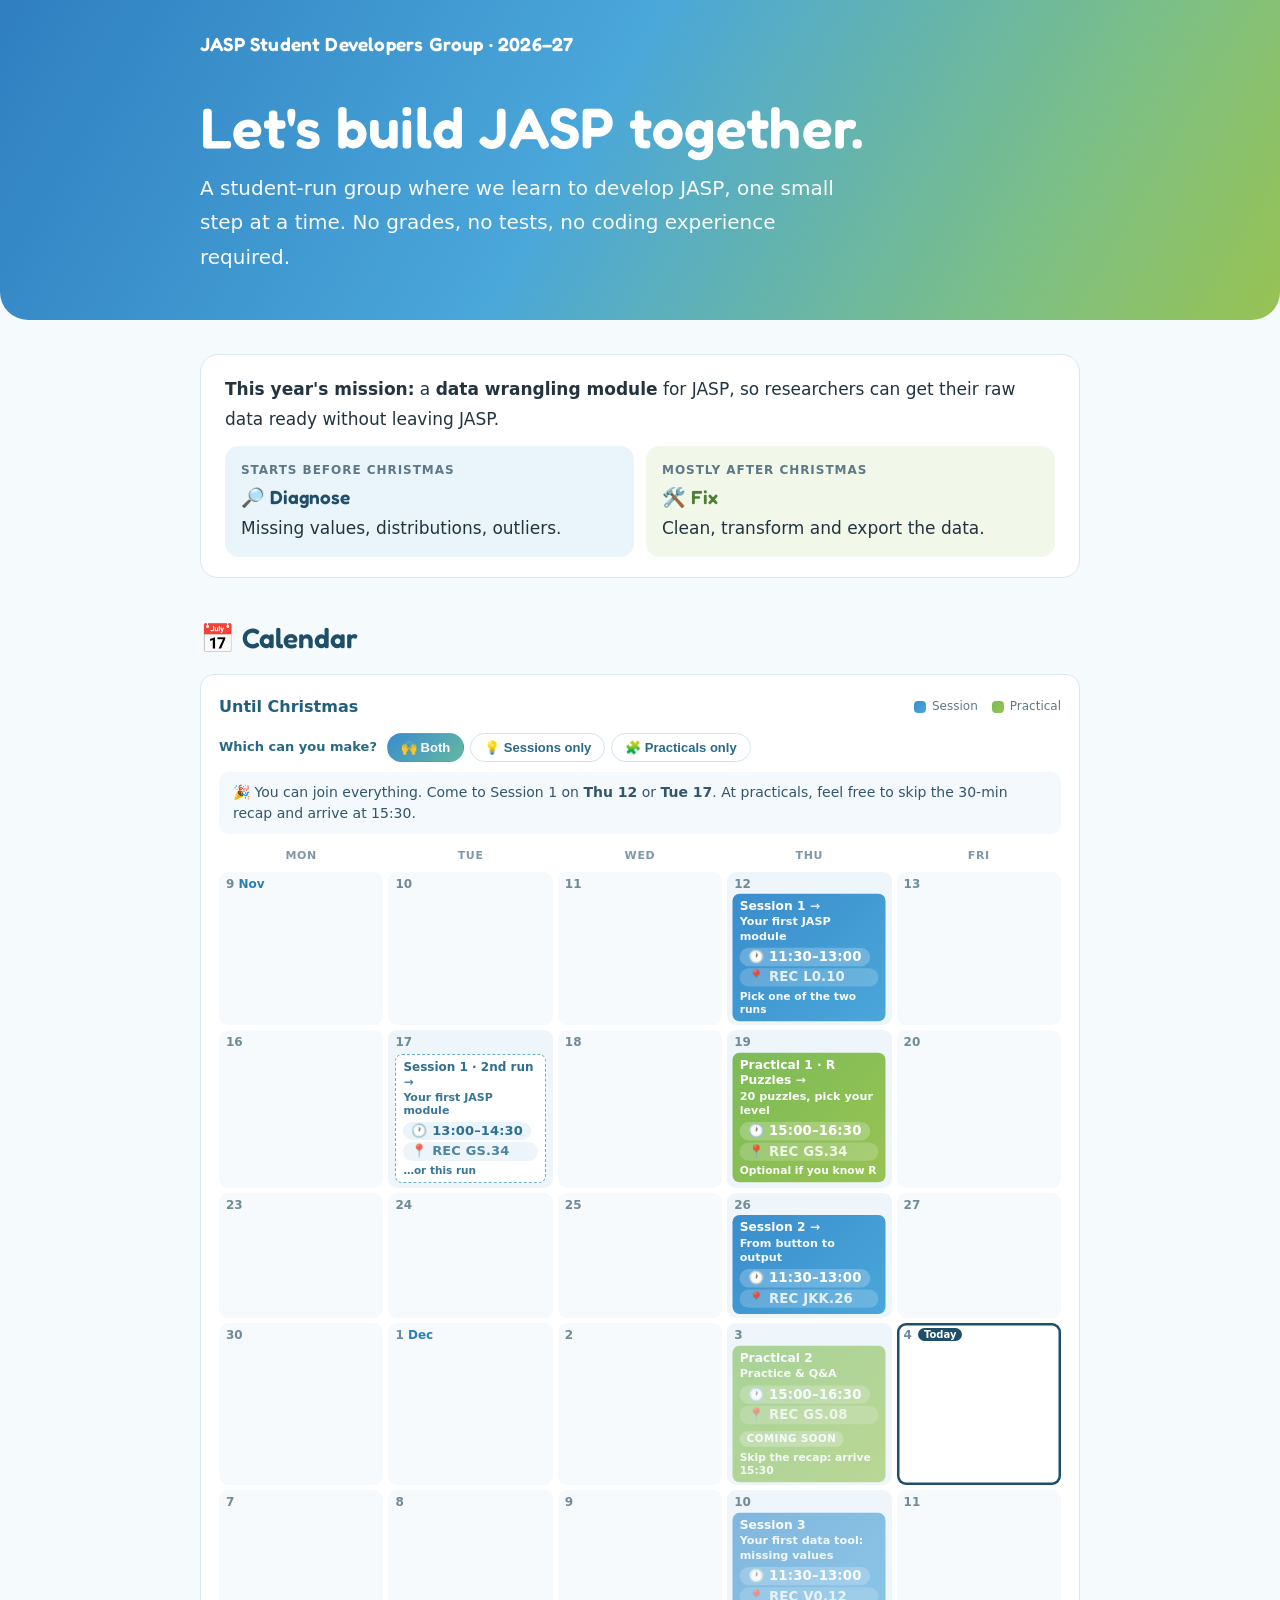
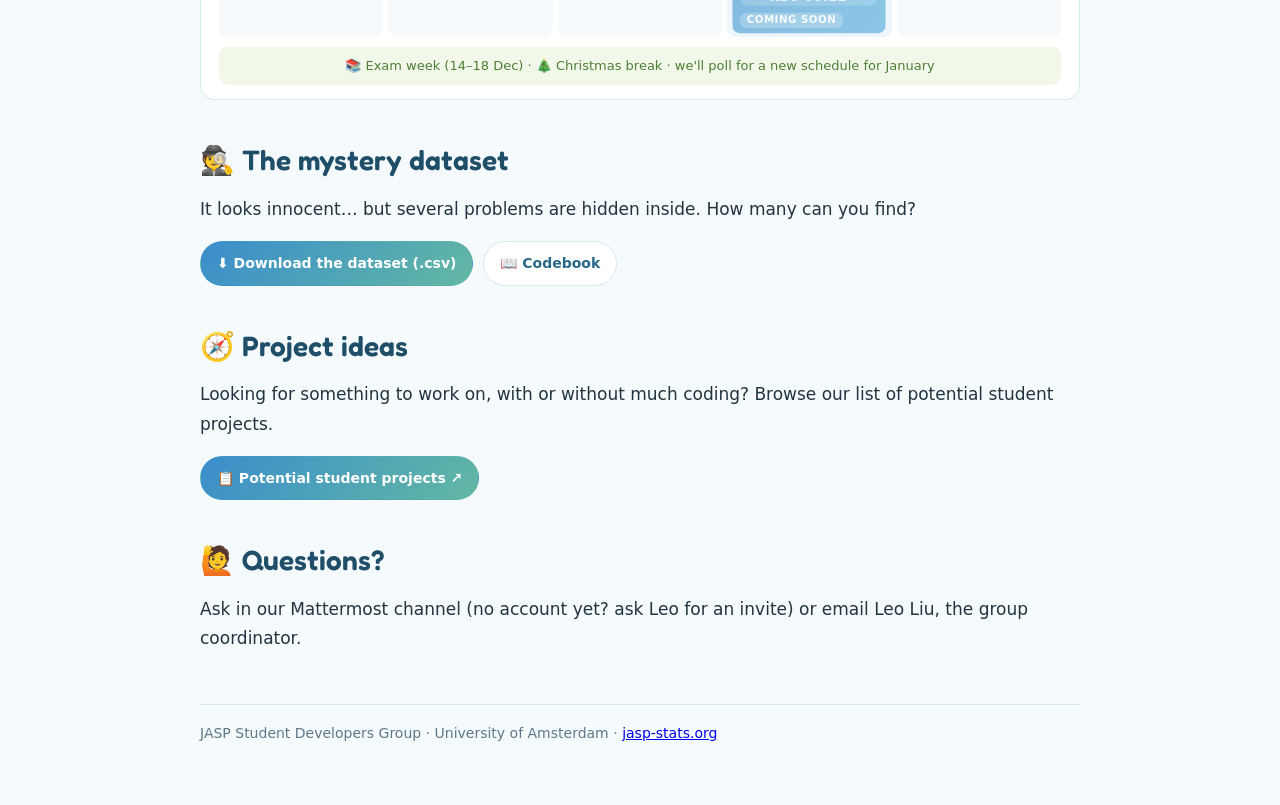
<file: index.html>
<!DOCTYPE html>
<html lang="en">
<head>
<meta charset="utf-8">
<meta name="viewport" content="width=device-width, initial-scale=1">
<title>JASP Student Developers Group 2026–27</title>
<link rel="icon" type="image/svg+xml" href="[data-uri]">
<link rel="icon" type="image/png" sizes="32x32" href="[data-uri]">
<link rel="apple-touch-icon" href="[data-uri]">

<!--
  ✏️ HOW TO EDIT (for Leo)
  - To publish a new session: find its event in the calendar below (search for its title, e.g. "Session 2").
    Change  <div class="cal-ev session is-soon" ... title="Materials coming soon">
    into    <a class="cal-ev session" href="session-02/session-02.html" ...>
    (keep the data-... attributes), delete the <span class="cal-soon">Coming soon</span>,
    and change the closing </div> of that event into </a>.
-->
<style>
@font-face{font-family:"Fredoka";src:url("session-01/fonts/fredoka.woff2") format("woff2");font-weight:300 700;font-display:swap}
:root{--blue:#3a8dcc;--green:#98c353;--deep:#1f4e68;--muted:#5d7988;--line:#d7e9ee;--bg:#f5fafc}
*{box-sizing:border-box}
body{margin:0;background:var(--bg);color:#22343f;font-family:system-ui,-apple-system,"Segoe UI",Arial,sans-serif;font-size:17px;line-height:1.73}
.wrap{max-width:920px;margin:0 auto;padding:0 20px 60px}
header{background:linear-gradient(120deg,#2f7fc0 0%,#4aa7da 45%,#7cbf86 80%,#98c353 100%);color:#fff;border-radius:0 0 28px 28px;padding:28px 36px 46px;margin-bottom:34px}
.top{font-family:"Fredoka",system-ui,sans-serif;font-weight:600;font-size:19px;letter-spacing:.01em}
.top img{height:38px;border-radius:7px;background:#fff;padding:4px}
h1,h2,h3,h4{font-family:"Fredoka",system-ui,-apple-system,"Segoe UI",Arial,sans-serif;letter-spacing:0}
h1{font-size:clamp(34px,5.4vw,57px);font-weight:600;line-height:1.12;letter-spacing:.005em;margin:34px 0 12px}
header p{margin:0;font-size:clamp(16px,2vw,20px);opacity:.96;max-width:640px}
h2{color:var(--deep);font-weight:600;font-size:28px;line-height:1.2;margin:44px 0 12px}
.mission{background:#fff;border:1px solid var(--line);border-radius:18px;padding:20px 24px}
.phases{display:grid;grid-template-columns:1fr 1fr;gap:12px;margin-top:12px}
.phase{border-radius:14px;padding:14px 16px;background:#eaf5fb}
.phase.fix{background:#f1f8e9}
.phase b{font-family:"Fredoka",system-ui,sans-serif;font-weight:600;font-size:19px;color:var(--deep)}
.phase.fix b{color:#4f7f35}
.phase small{display:block;font-size:12px;font-weight:800;letter-spacing:.08em;text-transform:uppercase;color:var(--muted)}
.cards{display:grid;grid-template-columns:repeat(auto-fill,minmax(250px,1fr));gap:12px}
.card{background:#fff;border:1px solid var(--line);border-radius:16px;padding:16px 18px;display:flex;flex-direction:column;gap:4px}
.card.practical{border-top:5px solid var(--green)}
.card.session{border-top:5px solid var(--blue)}
.card .when{font-size:13px;font-weight:800;color:var(--muted)}
.card h3{margin:0;font-weight:550;font-size:20px;color:var(--deep)}
.card p{margin:0;font-size:15px;color:#3f6475}
.card.soon{opacity:.6}
.go,.soon-tag{margin-top:8px;align-self:flex-start;font-size:13px;font-weight:800;border-radius:30px;padding:6px 14px;text-decoration:none}
.go{background:linear-gradient(135deg,#3a8dcc,#63b8a3);color:#fff}
.soon-tag{background:#eef2f4;color:#7d919b}
.data{display:flex;flex-wrap:wrap;gap:10px}
.data a{text-decoration:none;font-weight:800;font-size:14px;padding:9px 16px;border-radius:30px;border:1px solid var(--line);background:#fff;color:#286987}
.data a:first-child{background:linear-gradient(135deg,#3a8dcc,#63b8a3);color:#fff;border-color:transparent}
.note{font-size:15px;color:var(--muted)}
footer{margin-top:50px;font-size:14px;color:var(--muted);border-top:1px solid var(--line);padding-top:16px}
@media(max-width:600px){.phases{grid-template-columns:1fr}header{padding:22px 22px 36px}}
.cal{border:1px solid #d7e9ee;border-radius:14px;background:#fff;padding:18px 18px 14px;margin:18px 0}
.cal-top{display:flex;justify-content:space-between;align-items:center;flex-wrap:wrap;gap:8px;margin-bottom:12px}
.cal-top strong{color:#225f7d;font-size:16px}
.cal-legend{font-size:12px;color:#5d7988;display:flex;align-items:center;gap:6px}
.cal-legend i{display:inline-block;width:12px;height:12px;border-radius:4px;margin-left:8px}
.cal-legend i.session,.cal-ev.session{background:linear-gradient(135deg,#3a8dcc,#4aa7da)}
.cal-legend i.practical,.cal-ev.practical{background:linear-gradient(135deg,#7cbb57,#98c353)}
.cal-legend i.buffer{background:#fff;border:1.5px dashed #9fb8c4}
.cal-grid{display:grid;grid-template-columns:repeat(5,1fr);gap:5px}
.cal-head{font-size:11px;font-weight:800;letter-spacing:.06em;text-transform:uppercase;color:#7f98a6;text-align:center;padding-bottom:2px}
.cal-day{min-height:62px;border-radius:9px;background:#f6fafc;padding:5px 7px;display:flex;flex-direction:column;gap:4px}
.cal-num{font-size:12px;font-weight:700;color:#6f8a98;line-height:1.2}
.cal-num em{font-style:normal;font-weight:800;color:#2c7fb0}
.cal-ev{border-radius:7px;padding:5px 7px;color:#fff;line-height:1.25}
.cal-ev b{display:block;font-size:12px}
.cal-ev small{display:block;font-size:10.5px;opacity:.9}
.cal-ev.buffer{background:#fff;border:1.5px dashed #9fb8c4;color:#4c6a79}
.cal-day.has-session,.cal-day.has-practical,.cal-day.has-buffer{background:#eef6fb}
.cal-xmas{margin-top:10px;text-align:center;font-size:13px;color:#4f7f35;background:#f1f8e9;border-radius:9px;padding:8px}
@media(max-width:700px){.cal-day{min-height:54px;padding:4px}.cal-ev{padding:3px 4px}.cal-ev b{font-size:10px}.cal-ev small{display:none}}
/* Interactive calendar: "Which can you make?" */
.cal-ask{display:flex;flex-wrap:wrap;align-items:center;gap:10px;margin:0 0 10px}
.cal-ask>span{font-size:13px;font-weight:750;color:#286987}
.cal-modes{display:flex;flex-wrap:wrap;gap:6px}
.cal-modes button{border:1px solid #cfe6f1;background:#fff;color:#286987;border-radius:30px;padding:6px 13px;font-size:13px;font-weight:700;cursor:pointer;transition:all .15s}
.cal-modes button:hover{background:#eef7fb}
.cal-modes button[aria-pressed="true"]{background:linear-gradient(135deg,#3a8dcc,#63b8a3);border-color:transparent;color:#fff}
.cal-summary{font-size:14px;line-height:1.5;margin:0 0 12px;padding:10px 14px;border-radius:10px;background:#f3f9fc;color:#33566a}
.cal-ev{transition:opacity .25s, filter .25s, transform .25s}
.cal-note{display:block;font-style:normal;font-size:10.5px;font-weight:650;margin-top:3px;opacity:.95}
.cal-note:empty{display:none}
.cal-ev.is-alt{background:#fff !important;color:#2f6f91;border:1.5px dashed #6aaed3}
.cal-ev.practical.is-alt{color:#5f8f3a;border-color:#98c353}
.cal-ev.is-skip{background:#eef2f4 !important;color:#7d919b;filter:saturate(0)}
.cal-ev.is-skip b{text-decoration:line-through;text-decoration-color:#a9b8bf}
.cal-ev.is-go{transform:scale(1.02)}
@media(max-width:700px){.cal-note{display:none}.cal-modes button{padding:5px 10px;font-size:12px}}
.cal-ev small{display:inline-block;font-size:13px;font-weight:800;opacity:1;margin:4px 0 1px;padding:1px 8px;border-radius:20px;background:rgba(255,255,255,.22);letter-spacing:.01em}
.cal-ev small::before{content:"🕐 "}
.cal-ev.is-alt small{background:#eaf4fa}
.cal-ev.practical.is-alt small{background:#f1f8e9}
.cal-ev.is-skip small{background:#e1e7ea}
@media(max-width:700px){.cal-ev small{display:block;font-size:10px;padding:1px 4px}.cal-ev small::before{content:""}}
.cal-ev small.cal-room{display:block;font-weight:750;opacity:.85;margin-top:1px}
.cal-ev small.cal-room::before{content:none}
/* 📍 Today in the calendar */
.cal-day.is-today{box-shadow:inset 0 0 0 2.5px #1f4e68;background:#fff}
.cal-day.is-today .cal-num::after{content:"Today";margin-left:6px;font-size:10px;font-weight:800;color:#fff;background:#1f4e68;padding:1px 6px;border-radius:999px;vertical-align:1px}
/* homepage: clickable events */
a.cal-ev{display:block;text-decoration:none;color:#fff;cursor:pointer}
a.cal-ev b::after{content:" →";opacity:.85}
a.cal-ev:hover{filter:brightness(1.08);box-shadow:0 4px 12px #23587533}
a.cal-ev.is-alt{color:#2f6f91}
.cal-topic{display:block;font-size:11px;font-weight:600;opacity:.95;margin-top:1px}
.cal-ev.is-soon{opacity:.6}
.cal-soon{display:inline-block;margin-top:4px;font-size:10px;font-weight:800;text-transform:uppercase;letter-spacing:.05em;background:rgba(255,255,255,.25);padding:1px 7px;border-radius:999px}
@media(max-width:700px){.cal-topic,.cal-soon{display:none}}

</style>
</head>
<body>
<header>
  <div class="wrap" style="padding-bottom:0">
    <div class="top">JASP Student Developers Group · 2026–27</div>
    <h1>Let's build JASP together.</h1>
    <p>A student-run group where we learn to develop JASP, one small step at a time. No grades, no tests, no coding experience required.</p>
  </div>
</header>

<div class="wrap">
  <div class="mission">
    <b>This year's mission:</b> a <b>data wrangling module</b> for JASP, so researchers can get their raw data ready without leaving JASP.
    <div class="phases">
      <div class="phase"><small>Starts before Christmas</small><b>🔎 Diagnose</b><br>Missing values, distributions, outliers.</div>
      <div class="phase fix"><small>Mostly after Christmas</small><b>🛠️ Fix</b><br>Clean, transform and export the data.</div>
    </div>
  </div>

  <h2>📅 Calendar</h2>
  <div class="cal" id="my-cal" data-mode="both"><div class="cal-top"><strong>Until Christmas</strong><span class="cal-legend"><i class="session"></i>Session <i class="practical"></i>Practical</span></div><div class="cal-ask"><span>Which can you make?</span><div class="cal-modes" role="group" aria-label="Which meetings can you attend?"><button type="button" data-mode="both" aria-pressed="true">🙌 Both</button><button type="button" data-mode="sessions" aria-pressed="false">💡 Sessions only</button><button type="button" data-mode="practicals" aria-pressed="false">🧩 Practicals only</button></div></div><p class="cal-summary" id="cal-summary" aria-live="polite"></p><div class="cal-grid"><div class="cal-head">Mon</div><div class="cal-head">Tue</div><div class="cal-head">Wed</div><div class="cal-head">Thu</div><div class="cal-head">Fri</div><div class="cal-day" data-date="2026-11-09"><span class="cal-num">9 <em>Nov</em></span></div><div class="cal-day" data-date="2026-11-10"><span class="cal-num">10</span></div><div class="cal-day" data-date="2026-11-11"><span class="cal-num">11</span></div><div class="cal-day has-session" data-date="2026-11-12"><span class="cal-num">12</span><a class="cal-ev session" href="session-01/session-01.html" data-both="go" data-note-both="Pick one of the two runs" data-sessions="go" data-note-sessions="" data-practicals="skip" data-note-practicals="Come on Tue 17 instead"><b>Session 1</b><span class="cal-topic">Your first JASP module</span><small>11:30–13:00</small><small class="cal-room">📍 REC L0.10</small><em class="cal-note"></em></a></div><div class="cal-day" data-date="2026-11-13"><span class="cal-num">13</span></div><div class="cal-day" data-date="2026-11-16"><span class="cal-num">16</span></div><div class="cal-day has-session" data-date="2026-11-17"><span class="cal-num">17</span><a class="cal-ev session" href="session-01/session-01.html" data-both="alt" data-note-both="…or this run" data-sessions="alt" data-note-sessions="Backup run" data-practicals="go" data-note-practicals="Your Session 1"><b>Session 1 · 2nd run</b><span class="cal-topic">Your first JASP module</span><small>13:00–14:30</small><small class="cal-room">📍 REC GS.34</small><em class="cal-note"></em></a></div><div class="cal-day" data-date="2026-11-18"><span class="cal-num">18</span></div><div class="cal-day has-practical" data-date="2026-11-19"><span class="cal-num">19</span><a class="cal-ev practical" href="practical-01/practical-01.html" data-both="go" data-note-both="Optional if you know R" data-sessions="skip" data-note-sessions="Materials posted online" data-practicals="go" data-note-practicals=""><b>Practical 1 · R Puzzles</b><span class="cal-topic">20 puzzles, pick your level</span><small>15:00–16:30</small><small class="cal-room">📍 REC GS.34</small><em class="cal-note"></em></a></div><div class="cal-day" data-date="2026-11-20"><span class="cal-num">20</span></div><div class="cal-day" data-date="2026-11-23"><span class="cal-num">23</span></div><div class="cal-day" data-date="2026-11-24"><span class="cal-num">24</span></div><div class="cal-day" data-date="2026-11-25"><span class="cal-num">25</span></div><div class="cal-day has-session" data-date="2026-11-26"><span class="cal-num">26</span><a class="cal-ev session" href="session-02/session-02.html" data-both="go" data-note-both="" data-sessions="go" data-note-sessions="" data-practicals="skip" data-note-practicals="Materials shared after class"><b>Session 2</b><span class="cal-topic">From button to output</span><small>11:30–13:00</small><small class="cal-room">📍 REC JKK.26</small><em class="cal-note"></em></a></div><div class="cal-day" data-date="2026-11-27"><span class="cal-num">27</span></div><div class="cal-day" data-date="2026-11-30"><span class="cal-num">30</span></div><div class="cal-day" data-date="2026-12-01"><span class="cal-num">1 <em>Dec</em></span></div><div class="cal-day" data-date="2026-12-02"><span class="cal-num">2</span></div><div class="cal-day has-practical" data-date="2026-12-03"><span class="cal-num">3</span><div class="cal-ev practical is-soon" data-both="go" data-note-both="Skip the recap: arrive 15:30" data-sessions="skip" data-note-sessions="Exercises online, try at home" data-practicals="go" data-note-practicals="Starts with a recap of Session 2" title="Materials coming soon"><b>Practical 2</b><span class="cal-topic">Practice &amp; Q&amp;A</span><small>15:00–16:30</small><small class="cal-room">📍 REC GS.08</small><span class="cal-soon">Coming soon</span><em class="cal-note"></em></div></div><div class="cal-day" data-date="2026-12-04"><span class="cal-num">4</span></div><div class="cal-day" data-date="2026-12-07"><span class="cal-num">7</span></div><div class="cal-day" data-date="2026-12-08"><span class="cal-num">8</span></div><div class="cal-day" data-date="2026-12-09"><span class="cal-num">9</span></div><div class="cal-day has-session" data-date="2026-12-10"><span class="cal-num">10</span><div class="cal-ev session is-soon" data-both="go" data-note-both="" data-sessions="go" data-note-sessions="" data-practicals="skip" data-note-practicals="Materials online · recap in January" title="Materials coming soon"><b>Session 3</b><span class="cal-topic">Your first data tool: missing values</span><small>11:30–13:00</small><small class="cal-room">📍 REC V0.12</small><span class="cal-soon">Coming soon</span><em class="cal-note"></em></div></div><div class="cal-day" data-date="2026-12-11"><span class="cal-num">11</span></div></div><div class="cal-xmas">📚 Exam week (14–18 Dec) · 🎄 Christmas break · we'll poll for a new schedule for January</div></div>

  <h2>🕵️ The mystery dataset</h2>
  <p>It looks innocent… but several problems are hidden inside. How many can you find?</p>
  <div class="data">
    <a href="data/calm_minds_mystery.csv" download>⬇️ Download the dataset (.csv)</a>
    <a href="data/codebook.html">📖 Codebook</a>
  </div>

  <h2>🧭 Project ideas</h2>
  <p>Looking for something to work on, with or without much coding? Browse our list of potential student projects.</p>
  <div class="data">
    <a href="https://docs.google.com/spreadsheets/d/1SUtcm54EjAVyw6KdJ-t5AjNIC07EKB0Yocrb1vaSB7M/edit?usp=sharing" target="_blank" rel="noopener">📋 Potential student projects ↗</a>
  </div>

  <h2>🙋 Questions?</h2>
  <p>Ask in our Mattermost channel (no account yet? ask Leo for an invite) or email Leo Liu, the group coordinator.</p>

  <footer>JASP Student Developers Group · University of Amsterdam · <a href="https://jasp-stats.org">jasp-stats.org</a></footer>
</div>
<script>
/* Interactive calendar: show a personal plan for each attendance choice */
(function(){
  var cal=document.getElementById('my-cal'); if(!cal) return;
  var summaries={
    both:'🎉 You can join everything. Come to Session 1 on <b>Thu 12</b> or <b>Tue 17</b>. At practicals, feel free to skip the 30-min recap and arrive at 15:30.',
    sessions:'💡 You’ll join every session. Practical exercises are posted online: try them at home and ask questions on Mattermost.',
    practicals:'🧩 Your Session 1 is on <b>Tue 17 Nov</b> (can’t make that either? No worries, we’ll set you up separately). Each practical starts with a 30-min recap of the session you missed. Session 3’s recap comes in January.'
  };
  function set(mode){
    cal.dataset.mode=mode;
    cal.querySelectorAll('.cal-modes button').forEach(function(b){b.setAttribute('aria-pressed',String(b.dataset.mode===mode));});
    cal.querySelectorAll('.cal-ev').forEach(function(ev){
      var st=ev.dataset[mode]||'go';
      ev.classList.remove('is-go','is-alt','is-skip'); ev.classList.add('is-'+st);
      ev.querySelector('.cal-note').textContent=ev.dataset['note'+mode.charAt(0).toUpperCase()+mode.slice(1)]||'';
    });
    document.getElementById('cal-summary').innerHTML=summaries[mode];
  }
  cal.querySelectorAll('.cal-modes button').forEach(function(b){b.addEventListener('click',function(){set(b.dataset.mode);});});
  set('both');
})();
</script>
<script>
/* 📍 Mark today in the calendar */
(function(){
  var t=new Date(), iso=t.getFullYear()+'-'+String(t.getMonth()+1).padStart(2,'0')+'-'+String(t.getDate()).padStart(2,'0');
  var c=document.querySelector('.cal-day[data-date="'+iso+'"]');
  if(c) c.classList.add('is-today');
})();
</script>
</body>
</html>
</file>
